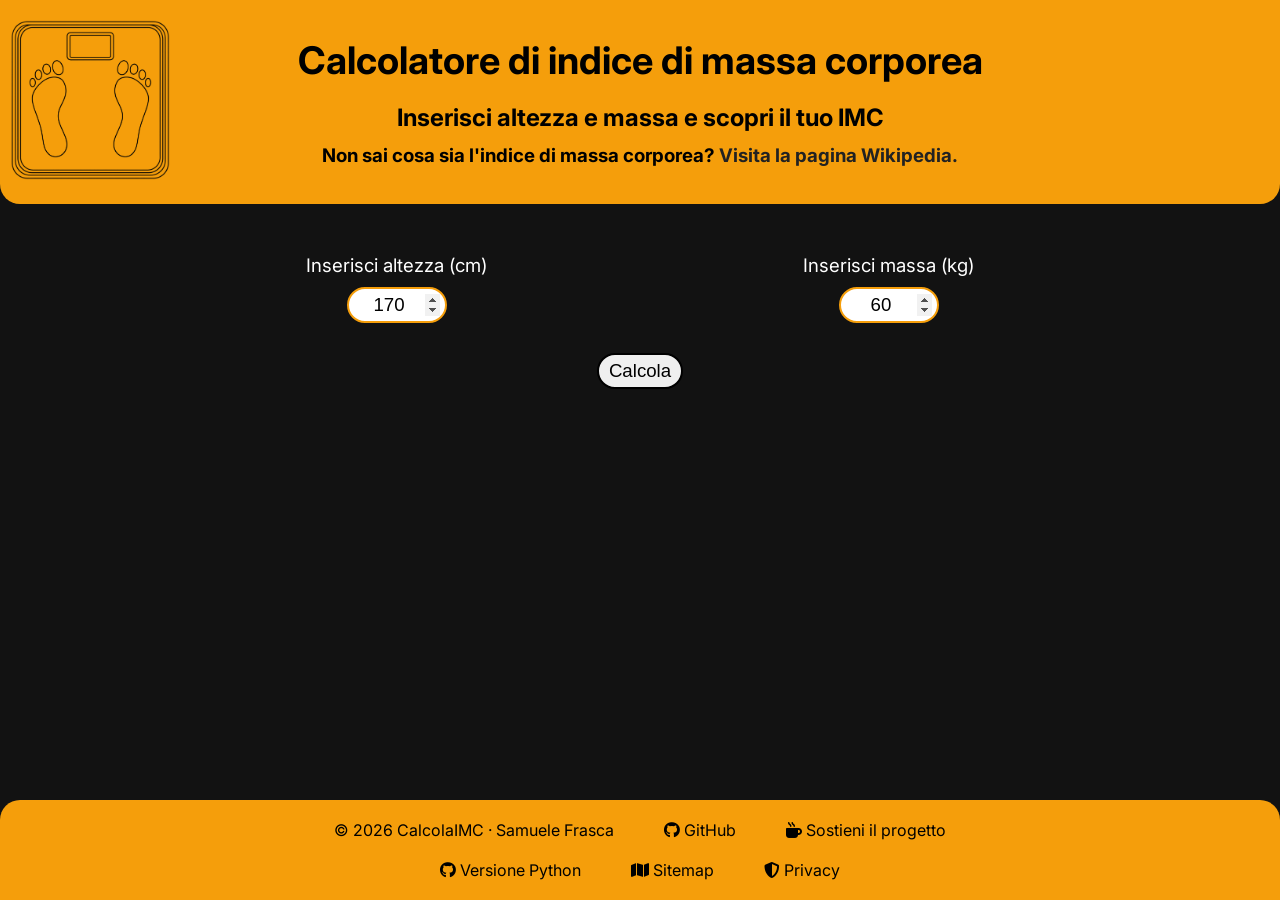
<file: index.html>
<!DOCTYPE html>
<html lang="it">

<head>
    <meta charset="UTF-8">
    <meta name="viewport" content="width=device-width, initial-scale=1.0">

    <meta name="google-site-verification" content="qzWXBoAshMKo4LuPpaiTGthOqSCegyk_pj7KeIQ1Ot4" />

    <title>Calcola IMC | Indice di massa corporea (BMI)</title>
    <meta name="description"
        content="Calcola il tuo IMC (indice di massa corporea): inserisci peso e altezza e scopri subito il risultato e la categoria di peso.">
    <meta name="robots" content="index,follow">

    <link rel="canonical" href="https://calcolaimc.pages.dev/">

    <meta property="og:site_name" content="Calcola IMC">
    <meta property="og:title" content="Calcola IMC | Indice di massa corporea (BMI)">
    <meta property="og:description"
        content="Calcola il tuo IMC (indice di massa corporea): inserisci peso e altezza e scopri subito il risultato e la categoria di peso.">
    <meta property="og:type" content="website">
    <meta property="og:url" content="https://calcolaimc.pages.dev/">
    <meta property="og:image" content="https://calcolaimc.pages.dev/assets/img/bmi-icon.png">

    <meta name="twitter:card" content="summary">
    <meta name="twitter:title" content="Calcola IMC | Indice di massa corporea (BMI)">
    <meta name="twitter:description"
        content="Calcola il tuo IMC (indice di massa corporea): inserisci peso e altezza e scopri subito il risultato e la categoria di peso.">
    <meta name="twitter:image" content="https://calcolaimc.pages.dev/assets/img/bmi-icon.png">

    <link rel="icon" href="/assets/img/bmi-icon.png">
    <link rel="stylesheet" href="/assets/css/style.css">
    <link rel="stylesheet" href="https://cdnjs.cloudflare.com/ajax/libs/font-awesome/6.0.0/css/all.min.css" />
</head>

<body>
    <header>
        <div class="header container">
            <div class="header1">
                <a href="/"><img class="logo" src="assets/img/bmi-image.png" alt="bmi-image"></a>
            </div>
            <div class="header2">
                <h1 class="title">Calcolatore di indice di massa corporea</h1>
                <h2 class="subtitle">Inserisci altezza e massa e scopri il tuo IMC</h2>
                <h3 class="spiegazione">Non sai cosa sia l'indice di massa corporea? <a
                        href="https://it.wikipedia.org/wiki/Indice_di_massa_corporea" target="_blank"
                        rel="noopener noreferrer">Visita la pagina Wikipedia.</a></h3>
            </div>
            <div class="header3"></div>
        </div>
    </header>
    <main>
        <div class="container">
            <div class="div-input">
                <div class="div-altezza">
                    <p>Inserisci altezza (cm)</p>
                    <input id="altezza" type="number" min="100" max="250" value="170">
                </div>
                <div class="div-massa">
                    <p>Inserisci massa (kg)</p>
                    <input id="massa" type="number" min="30" max="300" value="60">
                </div>
            </div>
            <button id="calcola">Calcola</button>
            <p id="risposta"></p>
            <p id="situazione-peso"></p>
        </div>
    </main>
    <footer>
        <div class="subfooter">
            <p>&copy; 2026 CalcolaIMC · <a class="a_footer" href="https://samuelefrasca.github.io/" target="_blank"
                    rel="noopener noreferrer">Samuele Frasca</a>
            </p>
            <div class="subfooter-media">
                <p><a class="a_footer" href="https://github.com/samuelefrasca/calcola-imc" target="_blank"
                        rel="noopener noreferrer"><i class="fa-brands fa-github"></i> GitHub</a></p>
                <p><a class="a_footer" href="https://paypal.me/SamueleFrasca18" target="_blank"
                        rel="noopener noreferrer"><i class="fa-solid fa-mug-hot"></i> Sostieni il progetto</a></p>
            </div>
        </div>
        <div class="subfooter subfooter-media">
            <p><a class="a_footer" href="https://github.com/samuelefrasca/calcola-imc-py" target="_blank"
                    rel="noopener noreferrer"><i class="fa-brands fa-github"></i> Versione Python</a>
            </p>
            <p><a class="a_footer" href="/sitemap.xml"><i class="fa-solid fa-map"></i> Sitemap</a></p>
            <p><a class="a_footer" href="/privacy.html"><i class="fa-solid fa-shield"></i> Privacy</a></p>
        </div>
    </footer>
    <script src="assets/js/script.js"></script>
</body>

</html>
</file>
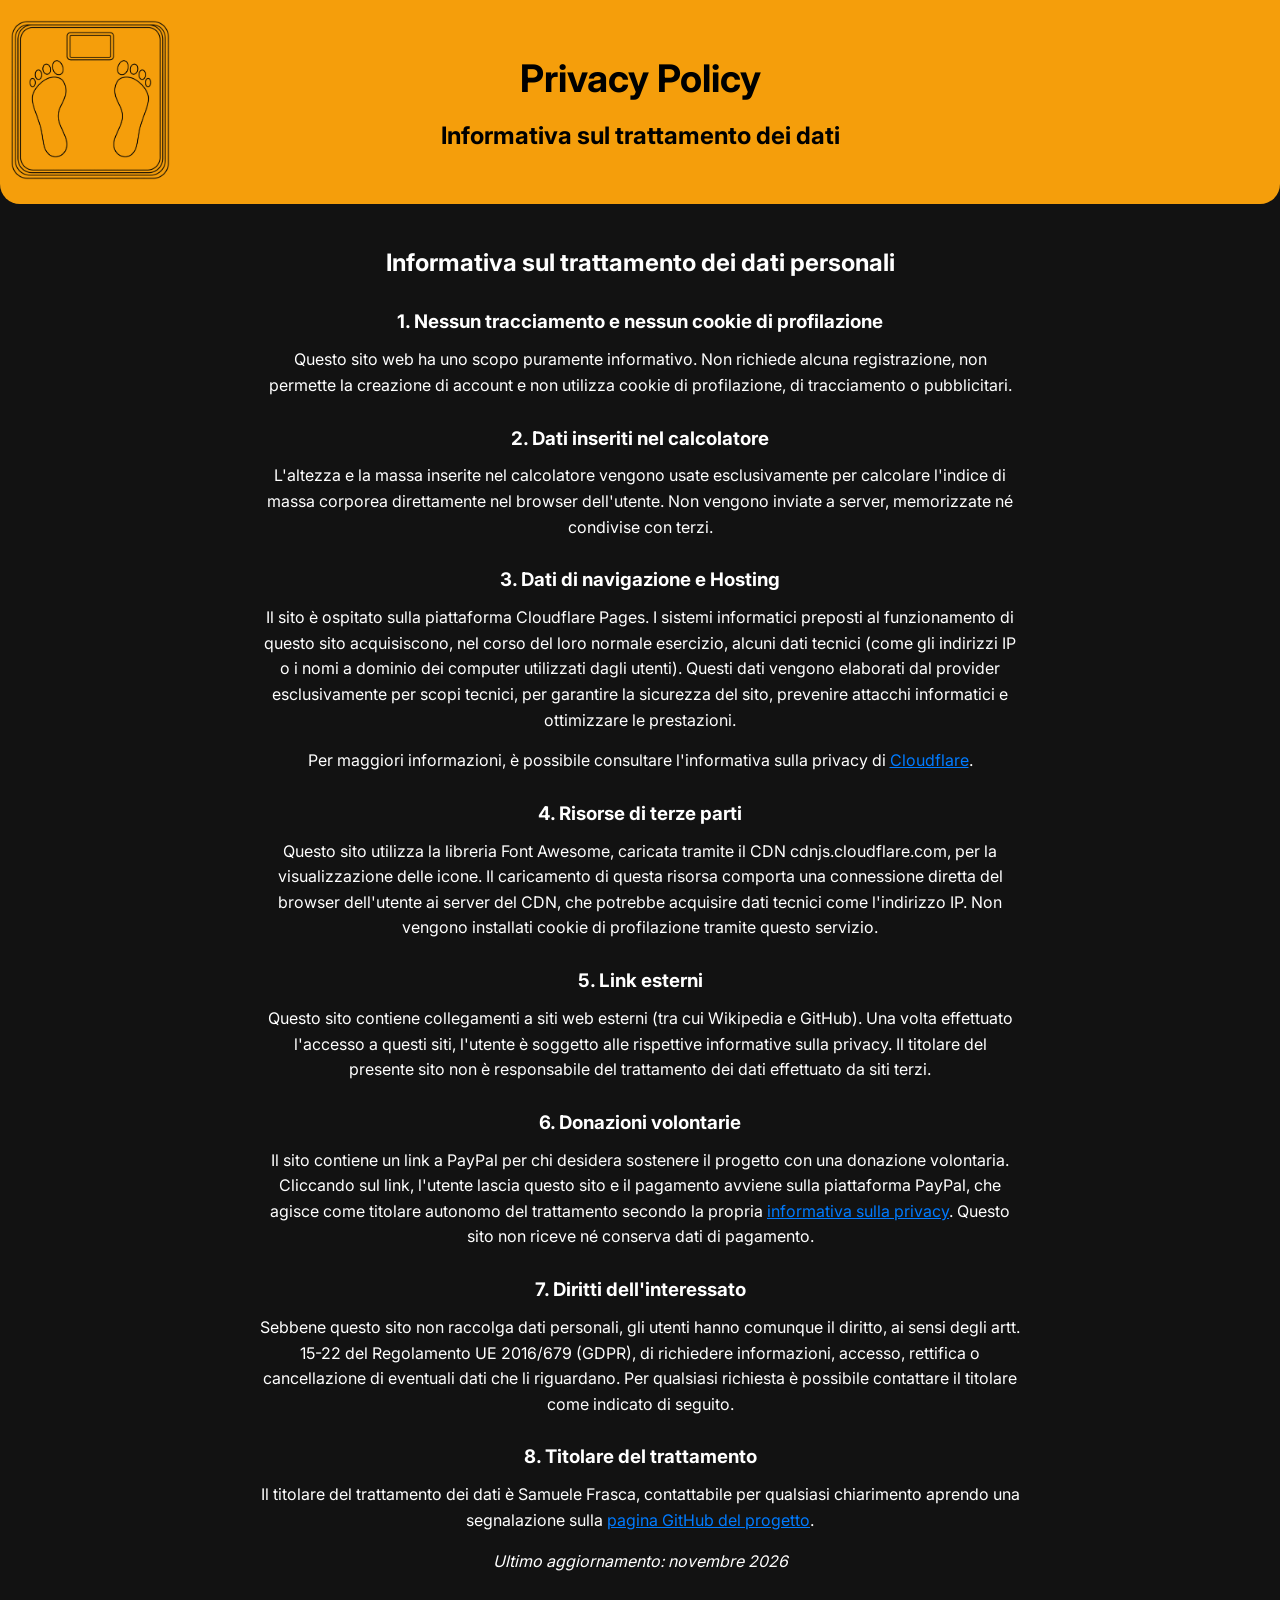
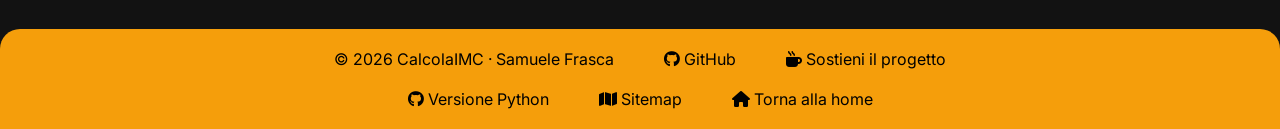
<file: privacy.html>
<!DOCTYPE html>
<html lang="it">

<head>
    <meta charset="UTF-8">
    <meta name="viewport" content="width=device-width, initial-scale=1.0">

    <title>Informativa sulla Privacy | Calcola IMC</title>
    <meta name="description"
        content="Informativa sulla privacy di Calcola IMC: dati inseriti nel calcolatore, hosting, risorse di terze parti, donazioni volontarie e contatti del titolare.">
    <meta name="robots" content="index,follow">

    <link rel="canonical" href="https://calcolaimc.pages.dev/privacy">

    <link rel="icon" href="/assets/img/bmi-icon.png">
    <link rel="stylesheet" href="/assets/css/style.css">
    <link rel="stylesheet" href="https://cdnjs.cloudflare.com/ajax/libs/font-awesome/6.0.0/css/all.min.css" />
    <style>
        main {
            color: #fff;
        }
    </style>
</head>

<body>
    <header>
        <div class="header container">
            <div class="header1">
                <a href="/"><img class="logo" src="/assets/img/bmi-image.png" alt="Logo Calcola IMC"></a>
            </div>
            <div class="header2">
                <h1 class="title">Privacy Policy</h1>
                <h2 class="subtitle">Informativa sul trattamento dei dati</h2>
            </div>
            <div class="header3"></div>
        </div>
    </header>

    <main class="container" style="padding: 40px 20px; max-width: 800px; margin: 0 auto; line-height: 1.6;">
        <h2 style="margin-bottom: 20px;">Informativa sul trattamento dei dati personali</h2>

        <h3 style="margin-top: 25px; margin-bottom: 10px;">1. Nessun tracciamento e nessun cookie di profilazione</h3>
        <p style="margin-bottom: 15px;">
            Questo sito web ha uno scopo puramente informativo. Non richiede alcuna registrazione, non permette la
            creazione di account e non utilizza cookie di profilazione, di tracciamento o pubblicitari.
        </p>

        <h3 style="margin-top: 25px; margin-bottom: 10px;">2. Dati inseriti nel calcolatore</h3>
        <p style="margin-bottom: 15px;">
            L'altezza e la massa inserite nel calcolatore vengono usate esclusivamente per calcolare l'indice di massa
            corporea direttamente nel browser dell'utente. Non vengono inviate a server, memorizzate né condivise
            con terzi.
        </p>

        <h3 style="margin-top: 25px; margin-bottom: 10px;">3. Dati di navigazione e Hosting</h3>
        <p style="margin-bottom: 15px;">
            Il sito è ospitato sulla piattaforma Cloudflare Pages. I sistemi informatici preposti al funzionamento di
            questo sito acquisiscono, nel corso del loro normale esercizio, alcuni dati tecnici (come gli indirizzi IP
            o i nomi a dominio dei computer utilizzati dagli utenti). Questi dati vengono elaborati dal provider
            esclusivamente per scopi tecnici, per garantire la sicurezza del sito, prevenire attacchi informatici e
            ottimizzare le prestazioni.
        </p>
        <p style="margin-bottom: 15px;">
            Per maggiori informazioni, è possibile consultare l'informativa sulla privacy di
            <a href="https://www.cloudflare.com/it-it/privacypolicy/" target="_blank" rel="noopener noreferrer"
                style="color: var(--primary-color, #007bff);">Cloudflare</a>.
        </p>

        <h3 style="margin-top: 25px; margin-bottom: 10px;">4. Risorse di terze parti</h3>
        <p style="margin-bottom: 15px;">
            Questo sito utilizza la libreria Font Awesome, caricata tramite il CDN cdnjs.cloudflare.com, per la
            visualizzazione delle icone. Il caricamento di questa risorsa comporta una connessione diretta del browser
            dell'utente ai server del CDN, che potrebbe acquisire dati tecnici come l'indirizzo IP. Non vengono
            installati cookie di profilazione tramite questo servizio.
        </p>

        <h3 style="margin-top: 25px; margin-bottom: 10px;">5. Link esterni</h3>
        <p style="margin-bottom: 15px;">
            Questo sito contiene collegamenti a siti web esterni (tra cui Wikipedia e GitHub). Una volta effettuato
            l'accesso a questi siti, l'utente è soggetto alle rispettive informative sulla privacy. Il titolare del
            presente sito non è responsabile del trattamento dei dati effettuato da siti terzi.
        </p>

        <h3 style="margin-top: 25px; margin-bottom: 10px;">6. Donazioni volontarie</h3>
        <p style="margin-bottom: 15px;">
            Il sito contiene un link a PayPal per chi desidera sostenere il progetto con una donazione volontaria.
            Cliccando sul link, l'utente lascia questo sito e il pagamento avviene sulla piattaforma PayPal, che
            agisce come titolare autonomo del trattamento secondo la propria
            <a href="https://www.paypal.com/it/webapps/mpp/ua/privacy-full" target="_blank" rel="noopener noreferrer"
                style="color: var(--primary-color, #007bff);">informativa sulla privacy</a>.
            Questo sito non riceve né conserva dati di pagamento.
        </p>

        <h3 style="margin-top: 25px; margin-bottom: 10px;">7. Diritti dell'interessato</h3>
        <p style="margin-bottom: 15px;">
            Sebbene questo sito non raccolga dati personali, gli utenti hanno comunque il diritto, ai sensi degli
            artt. 15-22 del Regolamento UE 2016/679 (GDPR), di richiedere informazioni, accesso, rettifica o
            cancellazione di eventuali dati che li riguardano. Per qualsiasi richiesta è possibile contattare il
            titolare come indicato di seguito.
        </p>

        <h3 style="margin-top: 25px; margin-bottom: 10px;">8. Titolare del trattamento</h3>
        <p style="margin-bottom: 15px;">
            Il titolare del trattamento dei dati è Samuele Frasca, contattabile per qualsiasi chiarimento aprendo una
            segnalazione sulla
            <a href="https://github.com/samuelefrasca/calcola-imc/issues" target="_blank" rel="noopener noreferrer"
                style="color: var(--primary-color, #007bff);">pagina GitHub del progetto</a>.
        </p>

        <p style="margin-bottom: 15px;"><em>Ultimo aggiornamento: novembre 2026</em></p>
    </main>

    <footer>
        <div class="subfooter">
            <p>&copy; 2026 CalcolaIMC · <a class="a_footer" href="https://samuelefrasca.github.io/" target="_blank"
                    rel="noopener noreferrer">Samuele Frasca</a>
            </p>
            <div class="subfooter-media">
                <p><a class="a_footer" href="https://github.com/samuelefrasca/calcola-imc" target="_blank"
                        rel="noopener noreferrer"><i class="fa-brands fa-github"></i> GitHub</a></p>
                <p><a class="a_footer" href="https://paypal.me/SamueleFrasca18" target="_blank"
                        rel="noopener noreferrer"><i class="fa-solid fa-mug-hot"></i> Sostieni il progetto</a></p>
            </div>
        </div>
        <div class="subfooter subfooter-media">
            <p><a class="a_footer" href="https://github.com/samuelefrasca/calcola-imc-py" target="_blank"
                    rel="noopener noreferrer"><i class="fa-brands fa-github"></i> Versione Python</a>
            </p>
            <p><a class="a_footer" href="/sitemap.xml"><i class="fa-solid fa-map"></i> Sitemap</a></p>
            <p><a class="a_footer" href="/"><i class="fa-solid fa-house"></i> Torna alla home</a></p>
        </div>
    </footer>
</body>

</html>
</file>
<file: assets/css/style.css>
@font-face {
    font-family: 'Inter';
    src: url('../fonts/inter/Inter-VariableFont_opsz,wght.ttf') format('truetype');
    font-weight: 100 900;
    font-display: swap;
}

* {
    box-sizing: border-box;
    margin: 0;
    padding: 0;
}

body {
    font-family: "Inter", sans-serif;
    font-optical-sizing: auto;
    font-weight: 400;
    background-color: #121212;
    min-height: 100vh;
    display: flex;
    flex-direction: column;
}

.container {
    max-width: 1440px;
    margin: 0 auto;
}

header {
    padding: 20px 10px;
    background-color: #F59E0B;
    color: #000;
    border-radius: 0px 0px 20px 20px;
    text-align: center;
}

.title {
    font-size: 38px;
    margin-bottom: 20px;
}

.spiegazione {
    margin-top: 12px;
}

.spiegazione a {
    color: #222;
    text-decoration: none;
}

.spiegazione a:hover {
    text-decoration: underline;
}

.header {
    display: flex;
    justify-content: space-between;
}

.logo,
.header3 {
    width: 160px;
}

.header2 {
    display: flex;
    flex-direction: column;
    justify-content: center;
}

main {
    padding: 10px 0px;
    text-align: center;
    flex: 1;
    position: relative;
}

.div-input {
    margin-top: 30px;
    display: flex;
    justify-content: space-evenly;
}

.div-input p {
    font-size: 14pt;
    color: #fff;
    margin: 10px;
}

input {
    width: 100px;
    text-align: center;
    font-size: 14pt;
    padding: 5px;
    border: 2px solid #F59E0B;
    border-radius: 20px;
    margin-bottom: 10px;
}

/* Per rendere sempre visibili le frecce dell'input numerico */
input::-webkit-inner-spin-button,
input::-webkit-outer-spin-button {
    opacity: 1;
}

#calcola {
    margin-top: 20px;
    font-size: 14pt;
    padding: 5px 10px;
    border: 2px solid;
    border-radius: 20px;
    transition: .3s;
}

#calcola:hover {
    cursor: pointer;
    background-color: #acacac;
}

#risposta,
#situazione-peso {
    margin-top: 20px;
    font-size: 14pt;
    color: #fff;
}

footer {
    background-color: #F59E0B;
    padding: 10px;
    border-radius: 20px 20px 0px 0px;
    text-align: center;
}

footer p {
    color: #000;
    margin: 10px;
}

.subfooter,
.subfooter-media {
    display: flex;
    justify-content: center;
    gap: 30px;
}

.a_footer {
    color: #000;
    text-decoration: none;
}

.a_footer:hover {
    text-decoration: underline;
}

.github {
    justify-content: center;
}

@media (max-width: 768px) {
    .header {
        flex-direction: column;
    }

    .logo {
        width: 90px;
    }

    .header3 {
        display: none;
    }

    .title {
        font-size: 18pt;
        margin-bottom: 10px;
    }

    .subtitle {
        font-size: 12pt;
    }

    .spiegazione {
        margin-top: 8px;
    }

    .spiegazione,
    .div-input p,
    input,
    #calcola,
    #risposta,
    #situazione-peso {
        font-size: 12pt;
    }

    .subfooter {
        gap: 0px;
        flex-direction: column;
    }

    .subfooter-media {
        flex-direction: row;
    }

    .subfooter p {
        font-size: 14px;
        margin: 7px;
    }
}
</file>
